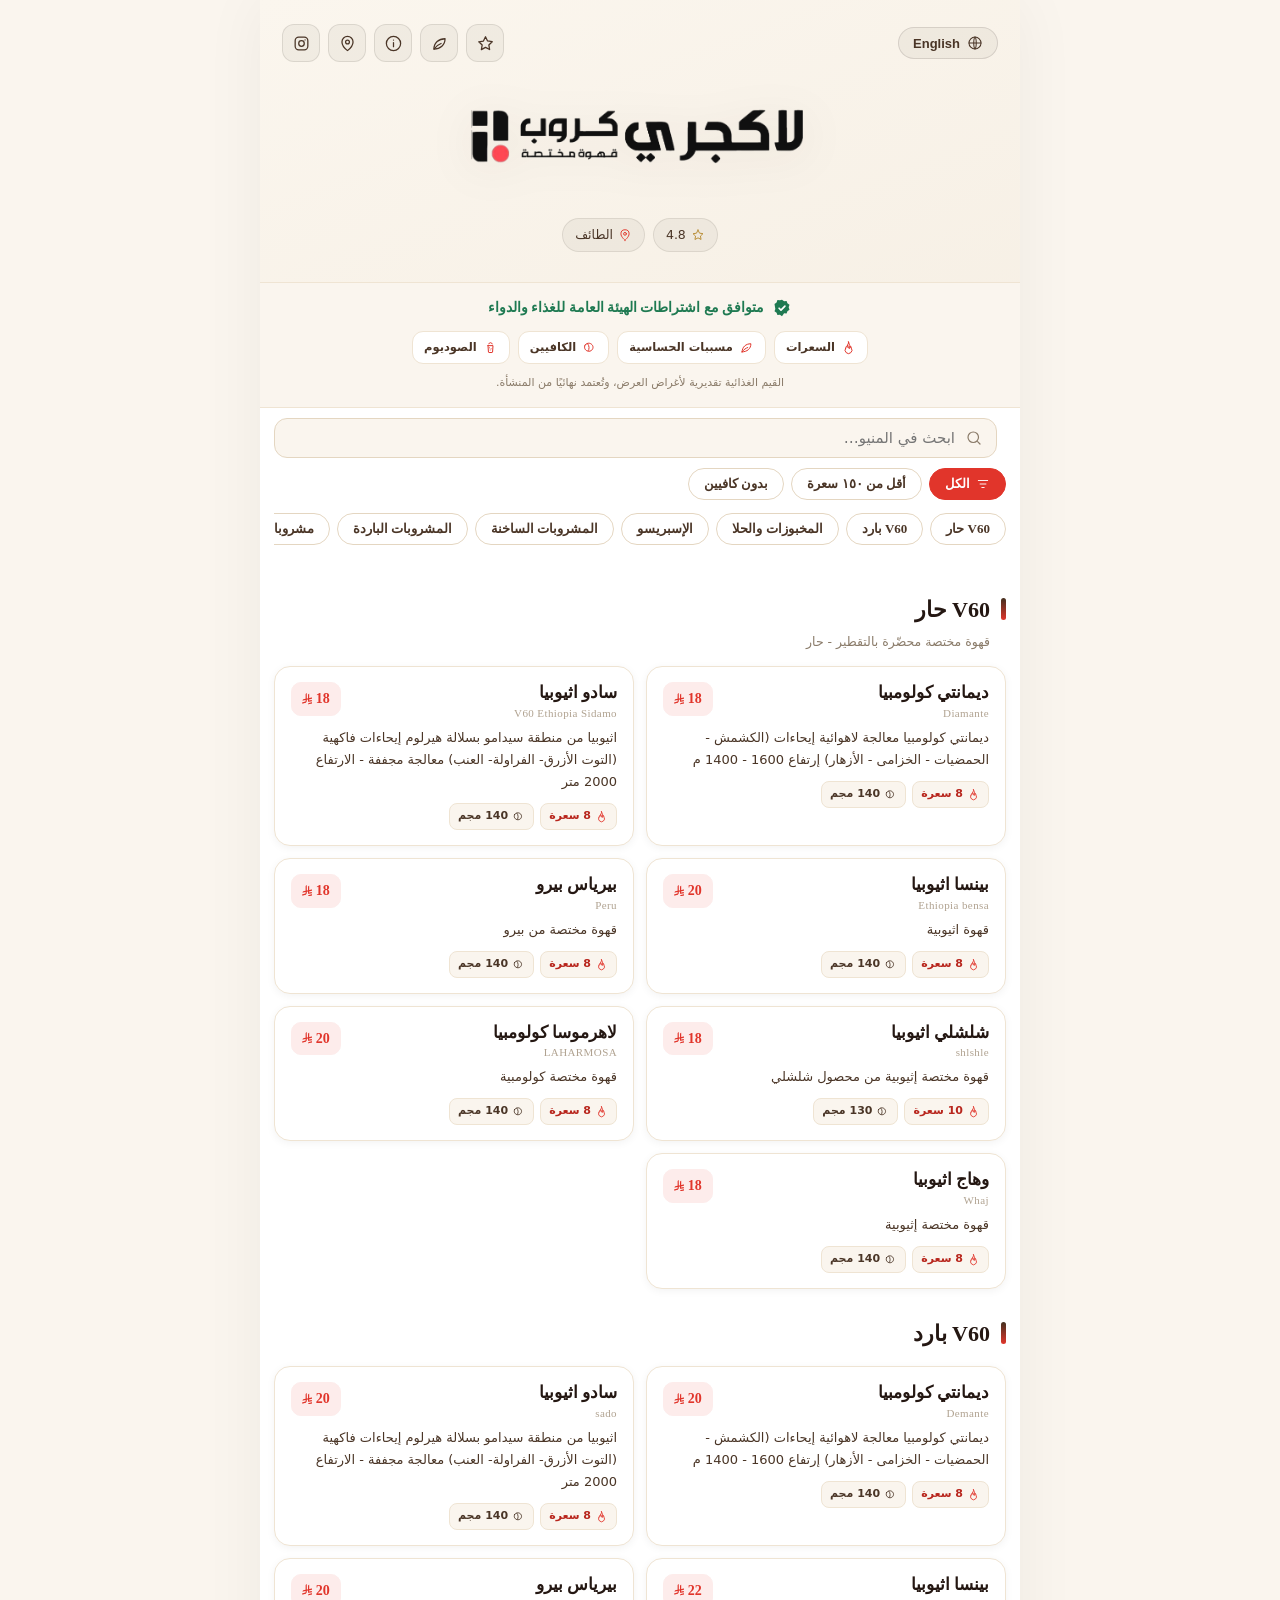
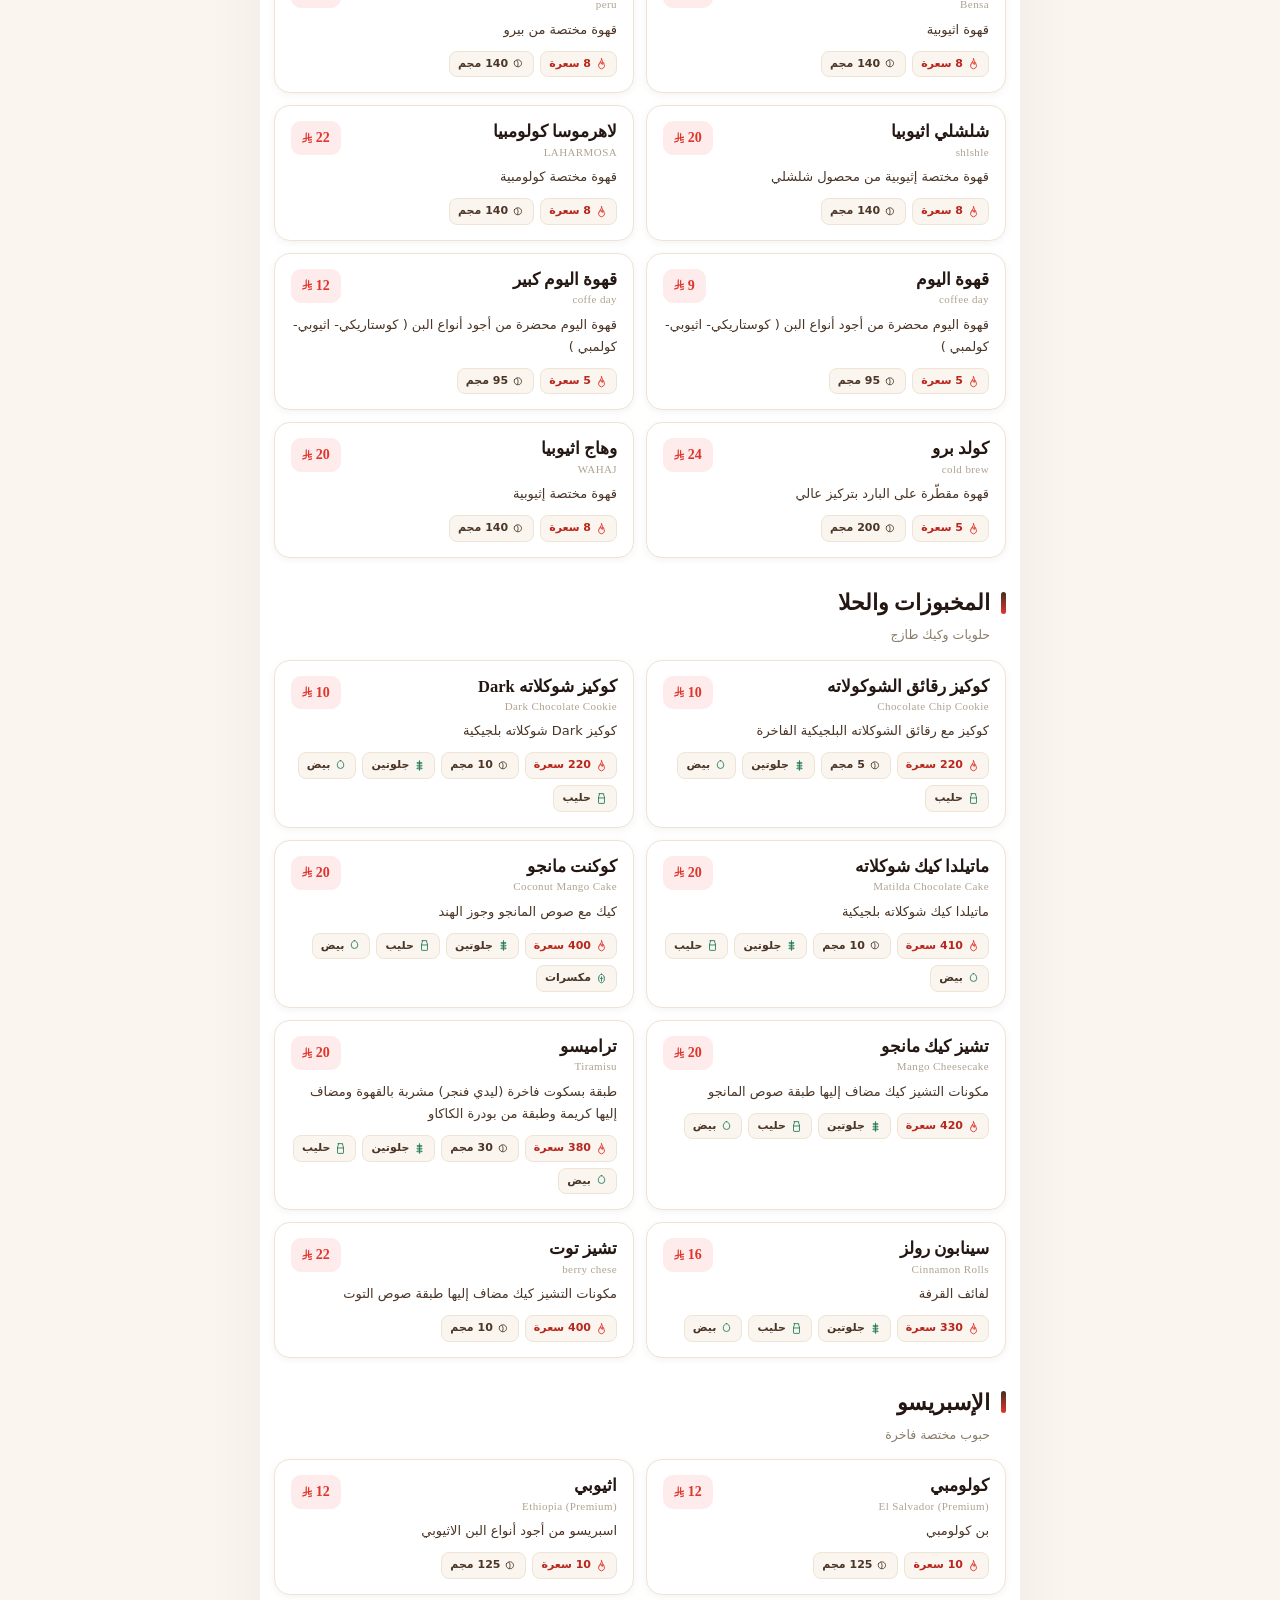
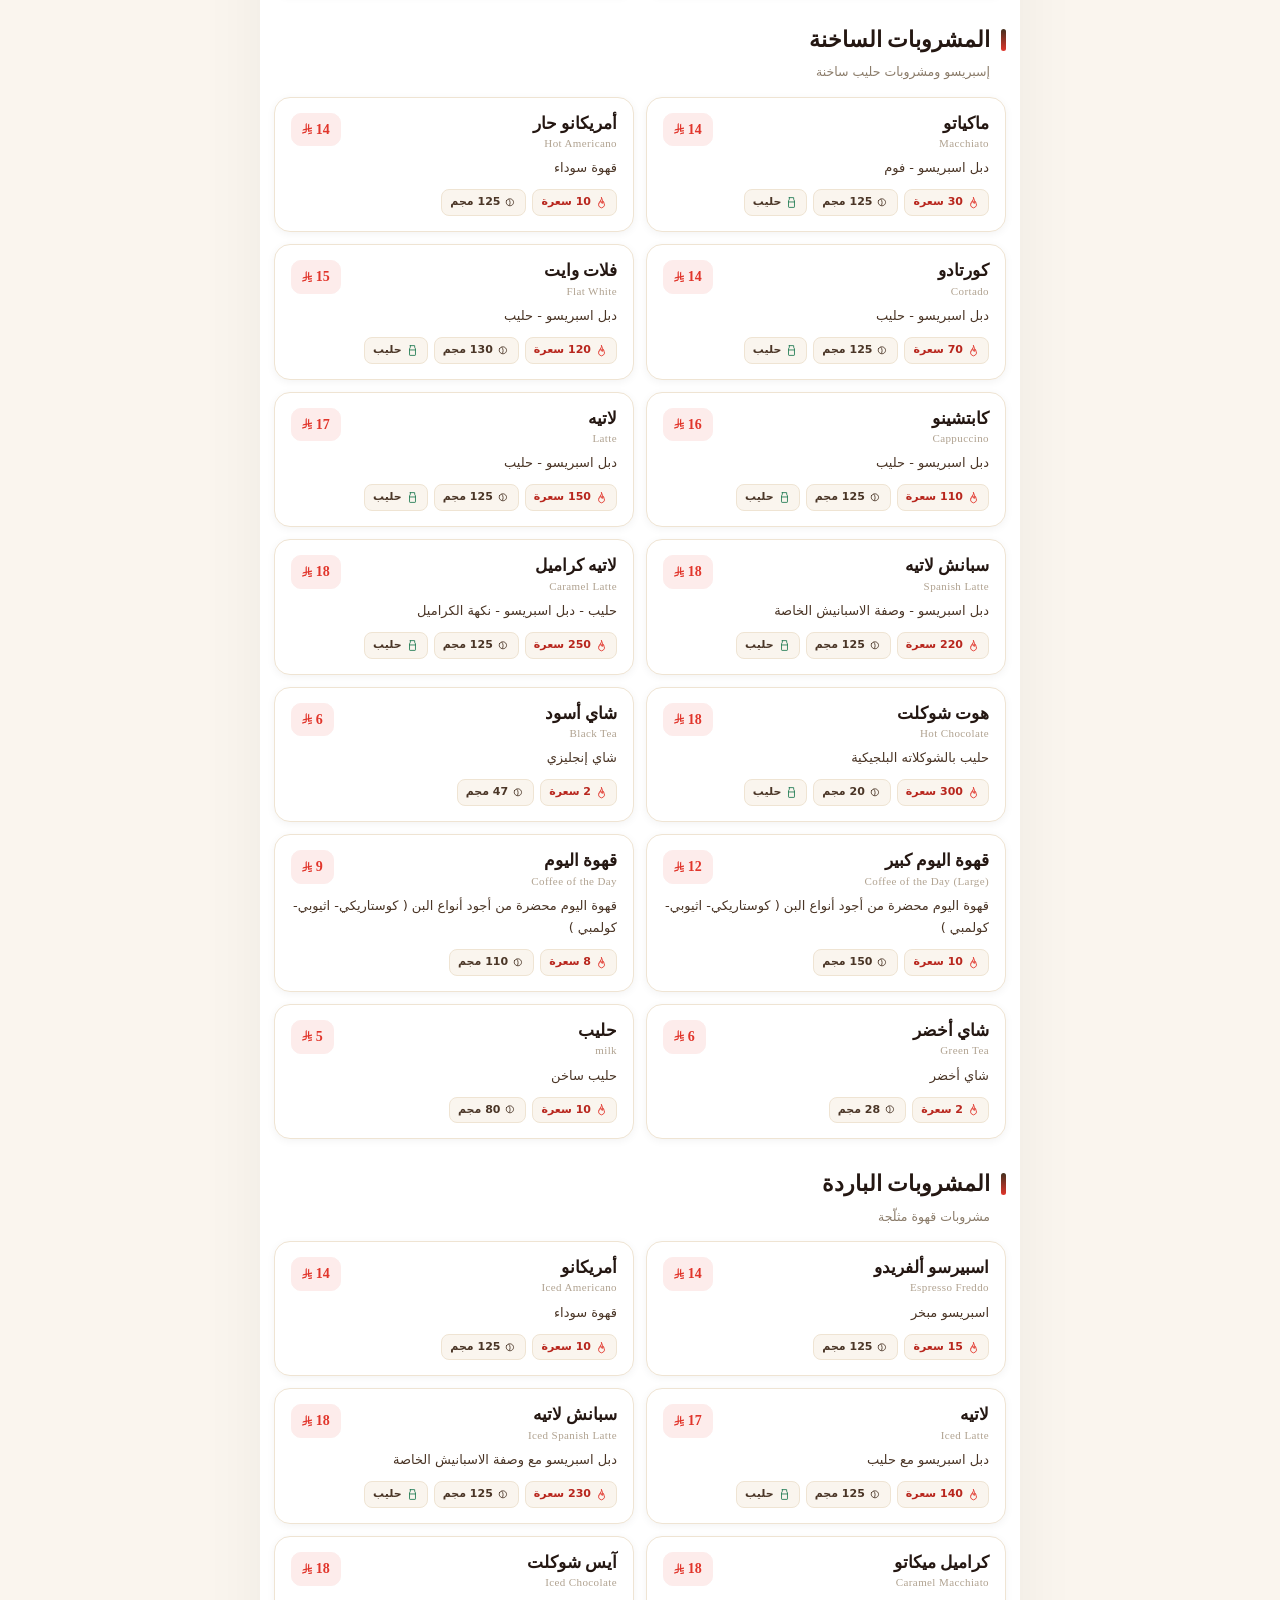
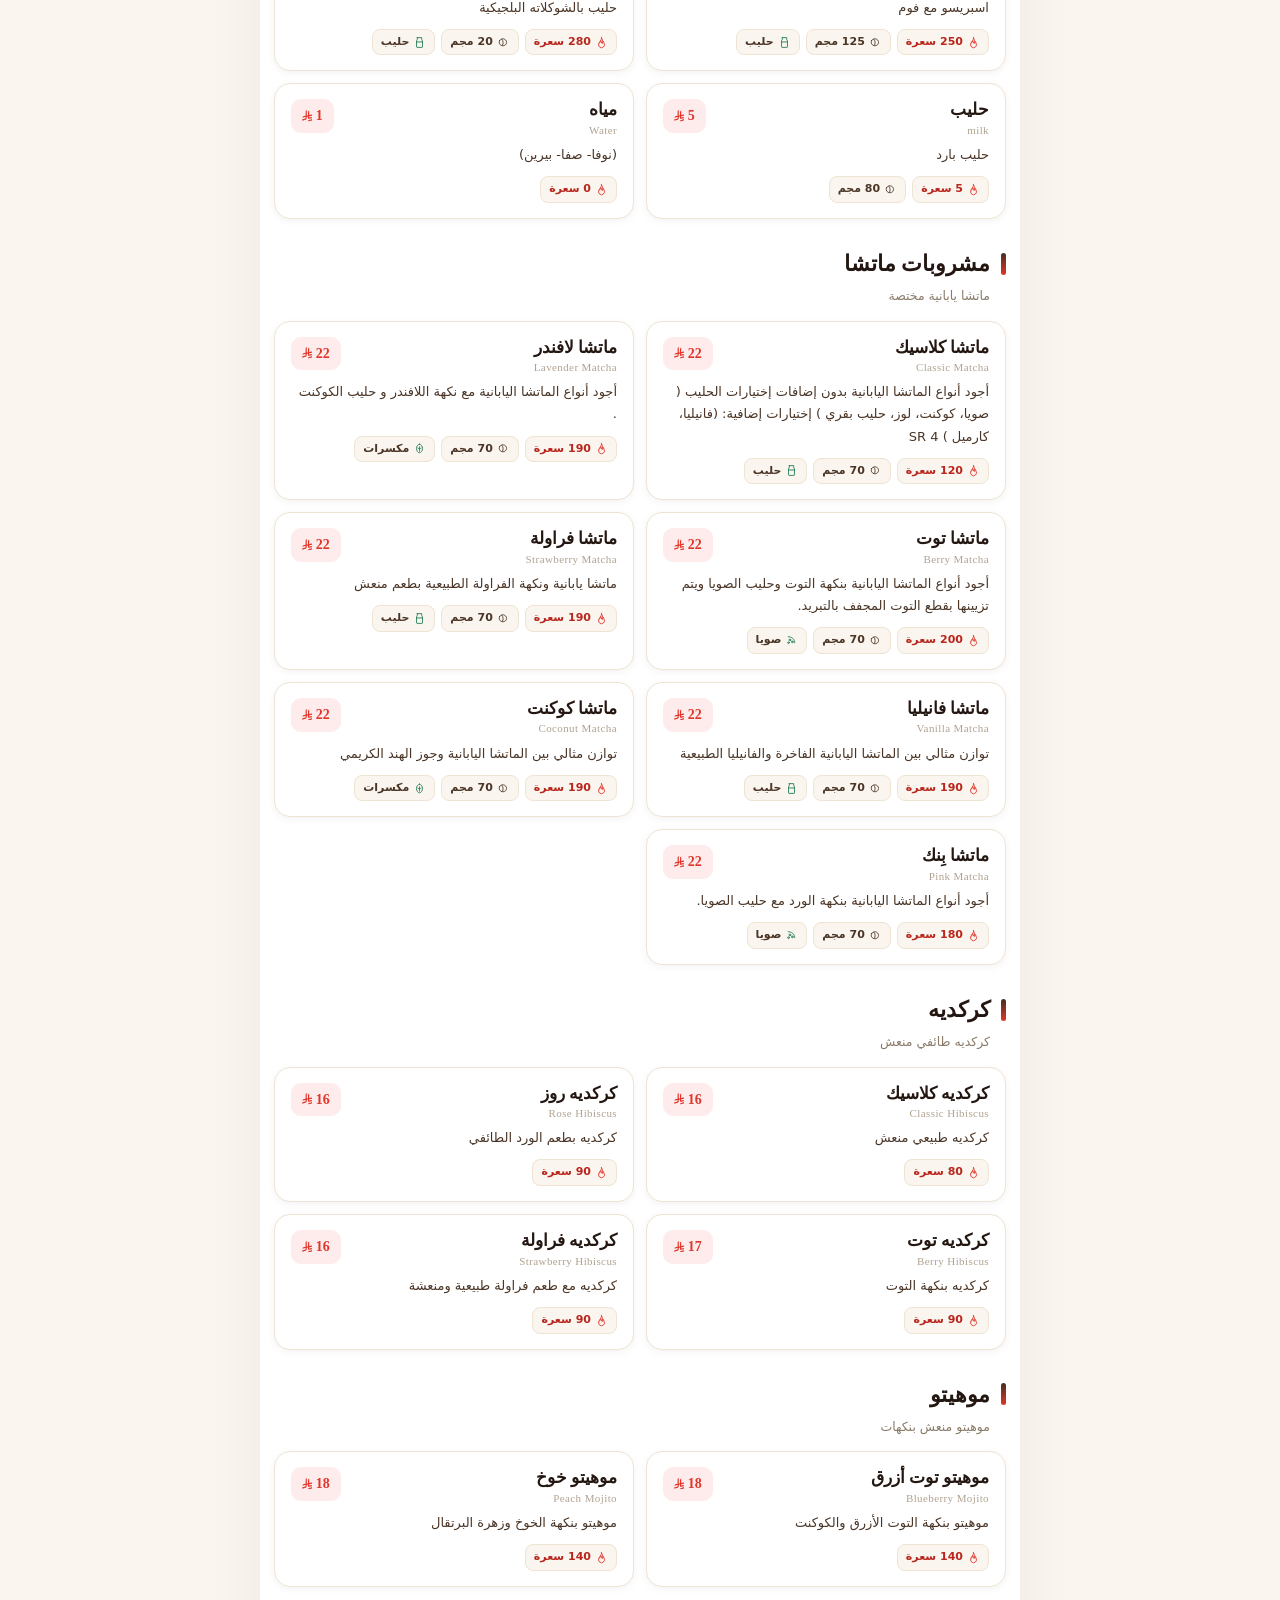
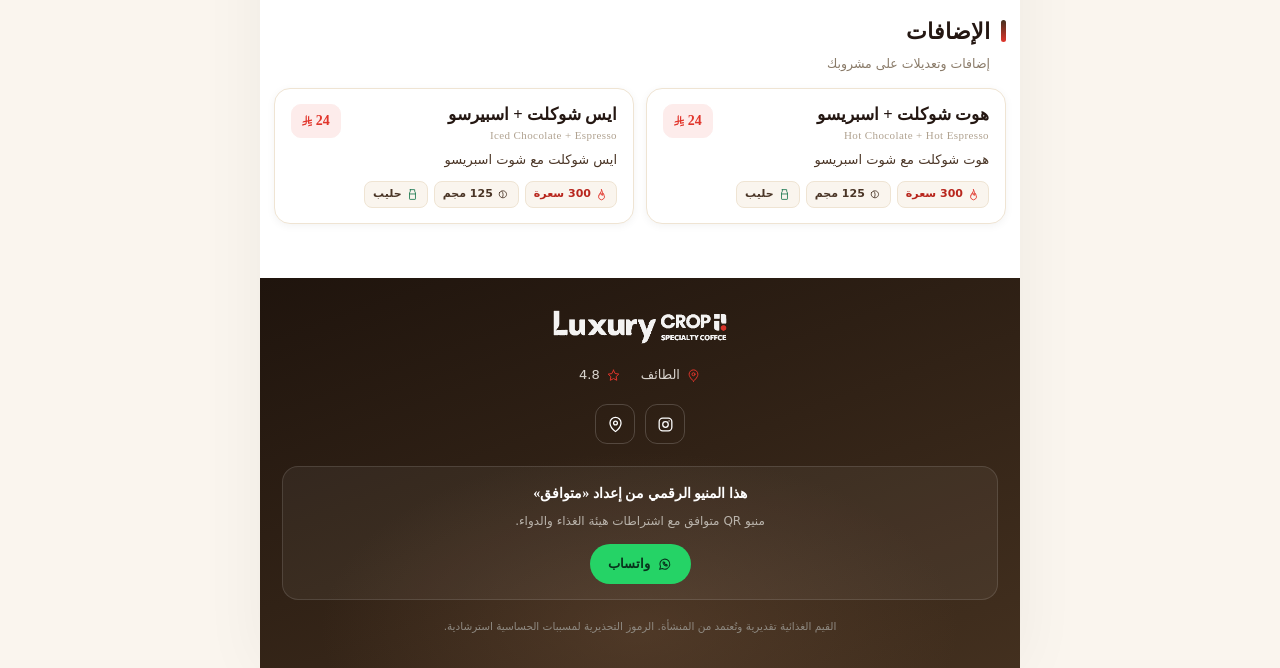
<file: index.html>
<!DOCTYPE html>
<html lang="ar" dir="rtl">
<head>
  <meta charset="UTF-8">
  <meta name="viewport" content="width=device-width, initial-scale=1.0, viewport-fit=cover">
  <title>محصول فاخر | Luxury Crop — المنيو</title>
  <meta name="description" content="منيو محصول فاخر — قهوة مختصة. متوافق مع اشتراطات هيئة الغذاء والدواء.">
  <meta name="theme-color" content="#ffffff">

  <!-- Strict CSP: scripts may only load from same origin (no inline JS / eval). -->
  <meta http-equiv="Content-Security-Policy"
        content="default-src 'self'; img-src 'self' data:; font-src 'self' https://fonts.gstatic.com; style-src 'self' 'unsafe-inline' https://fonts.googleapis.com; script-src 'self'; connect-src 'self'; object-src 'none'; base-uri 'self'; form-action 'self'">

  <link rel="preconnect" href="https://fonts.googleapis.com">
  <link rel="preconnect" href="https://fonts.gstatic.com" crossorigin>
  <link href="https://fonts.googleapis.com/css2?family=Cairo:wght@500;600;700;900&family=Tajawal:wght@400;500;700&family=Poppins:wght@400;500;600;700&display=swap" rel="stylesheet">
  <link rel="stylesheet" href="css/menu.css">
  <link rel="icon" href="assets/logo.jpg">
</head>
<body>
  <div class="shell">

    <!-- HERO -->
    <header class="hero">
      <div class="hero-topbar">
        <button class="lang-toggle" id="langBtn" type="button" aria-label="Language"></button>
        <div class="entry-icons" id="entryIcons"></div>
      </div>
      <img class="brand-logo" id="heroLogo" alt="Luxury Crop" width="200" height="64">
      <img class="brand-logo brand-logo-ar" id="heroLogoAr" alt="لاكجري كروب" width="200" height="70">
      <div class="hero-meta" id="heroMeta"></div>
    </header>

    <!-- SFDA COMPLIANCE STRIP -->
    <section class="sfda" aria-label="SFDA compliance">
      <div class="sfda-head">
        <svg class="seal" viewBox="0 0 24 24" fill="none" aria-hidden="true">
          <path d="M12 2l2.5 1.8 3-.3 1 2.9 2.5 1.8-1 2.9 1 2.9-2.5 1.8-1 2.9-3-.3L12 22l-2.5-1.8-3 .3-1-2.9L3 16l1-2.9L3 7.2l2.5-1.8 1-2.9 3 .3L12 2Z" fill="#1f7a52"/>
          <path d="M8.5 12.3l2.3 2.3 4.7-4.9" stroke="#fff" stroke-width="2" stroke-linecap="round" stroke-linejoin="round"/>
        </svg>
        <span id="sfdaHead"></span>
      </div>
      <div class="sfda-badges" id="sfdaBadges"></div>
      <div class="sfda-note" id="sfdaNote"></div>
    </section>

    <!-- CONTROLS -->
    <div class="controls" id="controls">
      <div class="ctrl-row">
        <span class="mini-brand"><img id="miniLogo" alt=""></span>
        <label class="search">
          <span class="sr-only">بحث</span>
          <svg viewBox="0 0 24 24" fill="none" stroke="currentColor" stroke-width="1.6" aria-hidden="true"><circle cx="11" cy="11" r="7"/><path d="m20 20-3.2-3.2" stroke-linecap="round"/></svg>
          <input id="search" type="search" autocomplete="off">
        </label>
      </div>
      <div class="chips" id="filterChips"></div>
      <div class="chips" id="navChips"></div>
    </div>

    <!-- MENU -->
    <main id="menu"></main>
    <div class="empty" id="empty"></div>

    <!-- FOOTER -->
    <footer>
      <img class="f-logo" id="fLogo" alt="">
      <div class="f-info" id="fInfo"></div>
      <div class="f-social" id="fSocial"></div>
      <div class="powered">
        <div class="pt" id="poweredT"></div>
        <div class="ps" id="poweredS"></div>
        <a class="wa" id="poweredWa" target="_blank" rel="noopener"></a>
      </div>
      <div class="f-disc" id="fDisc"></div>
    </footer>
  </div>

  <!-- back-to-top -->
  <button class="totop" id="totop" type="button" aria-label="Back to top">
    <svg viewBox="0 0 24 24" fill="none" stroke="currentColor" stroke-width="1.8" stroke-linecap="round" stroke-linejoin="round" aria-hidden="true"><path d="M12 19V5M6 11l6-6 6 6"/></svg>
  </button>

  <!-- shared modal -->
  <div class="modal-back" id="modalBack" aria-hidden="true">
    <div class="modal" role="dialog" aria-modal="true" aria-labelledby="modalTitle">
      <div class="modal-head">
        <h3 id="modalTitle"></h3>
        <button class="modal-close" type="button" data-close aria-label="إغلاق">
          <svg viewBox="0 0 24 24" fill="none" stroke="currentColor" stroke-width="1.7" stroke-linecap="round" aria-hidden="true"><path d="M6 6l12 12M18 6 6 18"/></svg>
        </button>
      </div>
      <div id="modalBody"></div>
    </div>
  </div>

  <script src="js/icons.js"></script>
  <script src="js/menu.js"></script>
</body>
</html>
</file>
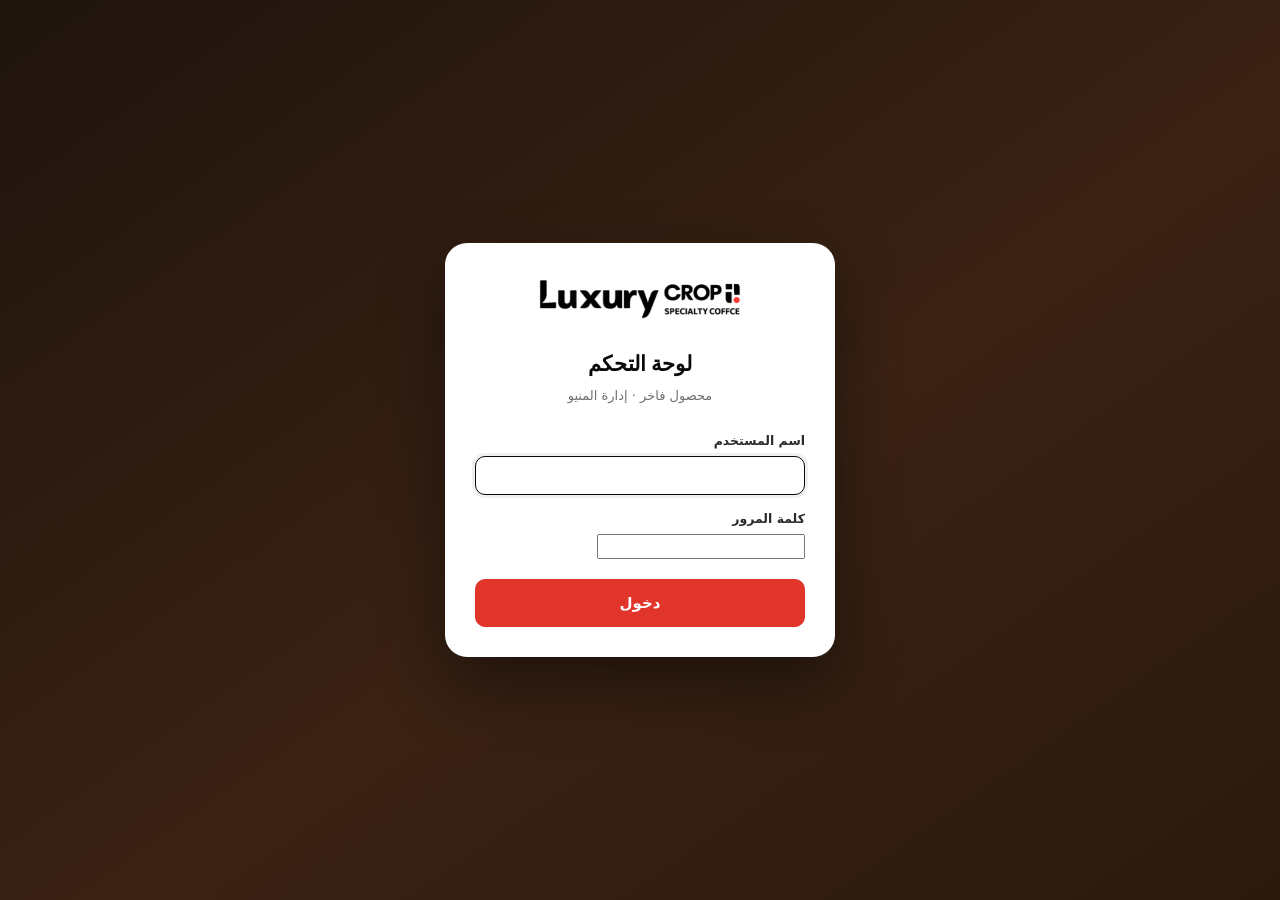
<file: admin.html>
<!DOCTYPE html>
<html lang="ar" dir="rtl">
<head>
  <meta charset="UTF-8">
  <meta name="viewport" content="width=device-width, initial-scale=1.0">
  <title>لوحة التحكم | محصول فاخر</title>
  <meta name="robots" content="noindex,nofollow">
  <meta http-equiv="Content-Security-Policy"
        content="default-src 'self'; img-src 'self' data:; font-src 'self' https://fonts.gstatic.com; style-src 'self' 'unsafe-inline' https://fonts.googleapis.com; script-src 'self'; connect-src 'self' https://api.github.com; frame-src 'self'; object-src 'none'; base-uri 'self'; form-action 'self'">
  <link rel="preconnect" href="https://fonts.googleapis.com">
  <link rel="preconnect" href="https://fonts.gstatic.com" crossorigin>
  <link href="https://fonts.googleapis.com/css2?family=Cairo:wght@500;600;700;900&family=Tajawal:wght@400;500;700&display=swap" rel="stylesheet">
  <link rel="stylesheet" href="css/admin.css">
  <link rel="icon" href="assets/logo.jpg">
</head>
<body>

  <!-- ===== AUTH GATE ===== -->
  <div class="login-gate" id="loginGate">
    <div class="login-wrap">
    <div class="login-card">
      <img class="login-logo" src="assets/logo.png" alt="محصول فاخر">
      <h2 class="login-title">لوحة التحكم</h2>
      <p class="login-sub">محصول فاخر · إدارة المنيو</p>
      <form class="login-form" id="loginForm" autocomplete="on" novalidate>
        <div class="field">
          <label for="lgUser">اسم المستخدم</label>
          <input type="text" id="lgUser" name="username"
                 autocomplete="username" dir="ltr" spellcheck="false">
        </div>
        <div class="field">
          <label for="lgPass">كلمة المرور</label>
          <input type="password" id="lgPass" name="password"
                 autocomplete="current-password" dir="ltr">
        </div>
        <div class="login-err" id="lgErr" role="alert"></div>
        <button class="btn primary login-btn" type="submit" id="lgBtn">دخول</button>
      </form>
    </div>
    </div><!-- /.login-wrap -->
  </div>

  <!-- TOPBAR -->
  <header class="topbar">
    <img class="logo" id="brandLogo" alt="Luxury Crop">
    <div class="title">لوحة التحكم<small>محصول فاخر · إدارة المنيو</small></div>
    <div class="spacer"></div>
    <span class="saved-dot" id="savedDot"><b></b><span id="savedText">محفوظ محليًا</span></span>
    <button class="btn sm" id="btnPreview" type="button" aria-label="معاينة">معاينة</button>
    <a class="btn sm" href="index.html" target="_blank" rel="noopener">فتح المنيو ↗</a>
    <button class="btn sm" id="btnImport" type="button">استيراد</button>
    <button class="btn sm" id="btnExport" type="button">تصدير JSON</button>
    <button class="btn sm primary" id="btnPublish" type="button">حفظ دائم</button>
    <button class="btn sm ghost danger" id="btnReset" type="button">استعادة</button>
  </header>

  <div class="wrap" id="app">
    <!-- CATEGORIES -->
    <section class="pane cats-pane">
      <div class="pane-head">
        <h2>الأقسام</h2><span class="count" id="catCount">0</span><span class="spacer"></span>
        <button class="btn sm primary" id="addCat" type="button">+ قسم</button>
      </div>
      <div class="pane-body" id="catList"></div>
    </section>

    <!-- ITEMS -->
    <section class="pane items-pane">
      <div class="pane-head">
        <h2 id="itemsTitle">—</h2><span class="count" id="itemCount">0</span><span class="spacer"></span>
        <button class="btn sm primary" id="addItem" type="button">+ صنف</button>
      </div>
      <div class="pane-body">
        <div class="banner">
          <svg viewBox="0 0 24 24" fill="none" stroke="currentColor" stroke-width="1.6"><circle cx="12" cy="12" r="9"/><path d="M12 11v5M12 7.6h.01" stroke-linecap="round"/></svg>
          <span>القيم الغذائية تقديرية وتُعتمد منكم. رموز الحساسية استرشادية — راجعوها قبل النشر. اسحب <b>⋮⋮</b> لإعادة الترتيب.</span>
        </div>
        <div id="itemList"></div>
      </div>
    </section>

    <!-- LIVE PREVIEW -->
    <section class="pane preview-pane" id="previewPane">
      <div class="pane-head"><h2>معاينة حية</h2><span class="spacer"></span>
        <a class="btn sm ghost" href="index.html" target="_blank" rel="noopener">↗</a>
      </div>
      <div class="pane-body">
        <iframe class="preview-frame" id="preview" src="index.html" title="معاينة المنيو" loading="lazy"></iframe>
        <div class="preview-note">تتحدّث المعاينة تلقائيًا بعد كل تعديل (تقرأ نفس البيانات المحفوظة محليًا).</div>
      </div>
    </section>
  </div>

  <!-- DRAWER (item / category editor) -->
  <div class="drawer-back" id="drawerBack"></div>
  <aside class="drawer" id="drawer" aria-label="محرر">
    <div class="drawer-head">
      <h3 id="drawerTitle">تعديل</h3>
      <button class="icon-btn" type="button" data-closedrawer aria-label="إغلاق">
        <svg viewBox="0 0 24 24" fill="none" stroke="currentColor" stroke-width="1.7" stroke-linecap="round"><path d="M6 6l12 12M18 6 6 18"/></svg>
      </button>
    </div>
    <div class="drawer-body" id="drawerBody"></div>
    <div class="drawer-foot">
      <button class="btn danger" id="drawerDelete" type="button">حذف</button>
      <button class="btn primary" id="drawerSave" type="button" data-mode="item">حفظ</button>
    </div>
  </aside>

  <input type="file" id="fileInput" class="hidden-file" accept="application/json,.json">
  <div class="toast" id="toast" role="status" aria-live="polite"></div>

  <script src="js/icons.js"></script>
  <script src="js/admin.js"></script>
</body>
</html>
</file>
<file: css/menu.css>
/* ============================================================
   Luxury Crop — customer menu styles
   White / near-black / red-accent (palette pulled from the logo)
   Mobile-first, RTL-first (LTR handled via [dir=ltr] overrides)
   Motion: calm, silk-like — opacity + transform only
   ============================================================ */

:root {
  --bg: #ffffff;
  --bg-2: #faf5ee;          /* warm latte off-white */
  --paper: #ffffff;
  --ink: #241712;           /* espresso (warm near-black) */
  --ink-2: #4a3526;         /* coffee body text */
  --muted: #8a7b69;
  --muted-2: #b0a290;
  --line: #efe4d3;          /* warm hairline */
  --line-2: #e4d6c1;
  --accent: #e1352b;        /* the red dot (logo) */
  --accent-d: #b8261d;
  --accent-soft: #fdeceb;
  --coffee: #43301f;        /* roast brown */
  --coffee-2: #6f513a;
  --cream: #f6efe4;
  --cream-2: #fbf6ee;
  --green: #1f7a52;
  --green-soft: #eaf5ef;
  --gold: #b6892f;
  --shadow-s: 0 2px 8px rgba(20, 16, 14, 0.05);
  --shadow-m: 0 8px 26px rgba(20, 16, 14, 0.08);
  --shadow-l: 0 18px 48px rgba(20, 16, 14, 0.12);
  --ease: cubic-bezier(.22, .61, .36, 1);
  --radius: 16px;
  --max: 760px;
}

* { box-sizing: border-box; -webkit-tap-highlight-color: transparent; }
html { scroll-behavior: smooth; }
body {
  margin: 0;
  background: var(--bg-2);
  color: var(--ink);
  font-family: 'Tajawal', system-ui, 'Segoe UI', Tahoma, sans-serif;
  line-height: 1.7;
  font-size: 16px;
  overflow-x: hidden;
}
[dir=ltr] body { font-family: 'Poppins', system-ui, 'Segoe UI', sans-serif; }
h1, h2, h3 { font-family: 'Cairo', 'Tajawal', sans-serif; margin: 0; }
[dir=ltr] h1, [dir=ltr] h2, [dir=ltr] h3 { font-family: 'Poppins', 'Cairo', sans-serif; }
a { color: inherit; }
img { max-width: 100%; display: block; }
button { font-family: inherit; cursor: pointer; }

.shell {
  max-width: var(--max);
  margin: 0 auto;
  background: var(--bg);
  min-height: 100vh;
  position: relative;
  box-shadow: 0 0 60px rgba(0, 0, 0, .05);
}

/* visually-hidden (a11y) */
.sr-only {
  position: absolute; width: 1px; height: 1px; padding: 0; margin: -1px;
  overflow: hidden; clip: rect(0 0 0 0); white-space: nowrap; border: 0;
}

/* ---------- motion primitives ---------- */
@keyframes fadeUp { from { opacity: 0; transform: translateY(22px); } to { opacity: 1; transform: none; } }
@keyframes softIn { from { opacity: 0; } to { opacity: 1; } }
@keyframes dotPulse { 0%, 100% { transform: scale(1); opacity: .9; } 50% { transform: scale(1.18); opacity: 1; } }
@keyframes floatBg { 0% { background-position: 0% 50%; } 50% { background-position: 100% 50%; } 100% { background-position: 0% 50%; } }
@keyframes glowPulse { 0%, 100% { opacity: .5; transform: translateX(-50%) scale(1); } 50% { opacity: .85; transform: translateX(-50%) scale(1.08); } }
@keyframes logoIn { from { opacity: 0; transform: translateY(10px) scale(.97); } to { opacity: 1; transform: none; } }
@keyframes particleDrift { from { transform: translateY(0); } to { transform: translateY(-14px); } }
.reveal { opacity: 0; transform: translateY(24px); transition: opacity .7s var(--ease), transform .7s var(--ease); }
.reveal.in { opacity: 1; transform: none; }
@media (prefers-reduced-motion: reduce) {
  * { animation: none !important; transition: none !important; }
  .reveal { opacity: 1 !important; transform: none !important; }
}

/* ============================================================
   HERO — dark espresso theme
   ============================================================ */
.hero {
  position: relative;
  padding: 24px 22px 30px;
  text-align: center;
  overflow: hidden;
  background: linear-gradient(160deg, var(--cream-2), var(--cream) 60%, var(--cream-2));
  background-size: 200% 200%;
  animation: floatBg 30s ease-in-out infinite;
  border-bottom: 1px solid var(--line);
}
.hero > * { position: relative; z-index: 1; animation: fadeUp .8s var(--ease) both; }
.hero-topbar { display: flex; justify-content: space-between; align-items: center; margin-bottom: 14px; }
.lang-toggle {
  display: inline-flex; align-items: center; gap: 7px;
  background: rgba(36,23,18,.045); border: 1px solid rgba(36,23,18,.12); color: var(--ink-2);
  border-radius: 999px; padding: 7px 14px; font-family: 'Cairo', sans-serif;
  font-weight: 700; font-size: 13px; transition: .3s var(--ease);
}
.lang-toggle:hover { border-color: rgba(36,23,18,.3); background: rgba(36,23,18,.075); transform: translateY(-1px); }
.lang-toggle svg { width: 16px; height: 16px; }
.entry-icons { display: flex; gap: 8px; }
.entry-btn {
  width: 38px; height: 38px; display: grid; place-items: center;
  background: rgba(36,23,18,.045); border: 1px solid rgba(36,23,18,.1); border-radius: 12px;
  color: var(--ink-2); transition: .28s var(--ease);
}
.entry-btn:hover { color: #fff; background: var(--accent); border-color: var(--accent); transform: translateY(-2px); box-shadow: 0 6px 16px rgba(225,53,43,.3); }
.entry-btn svg { width: 19px; height: 19px; }

.brand-logo {
  width: min(80%, 360px); height: auto; margin: 10px auto 4px;
  filter: drop-shadow(0 6px 22px rgba(36,23,18,.08));
  animation: logoIn 1s var(--ease) both; animation-delay: .05s;
}
.brand-logo-ar {
  width: min(80%, 360px); height: auto; margin: 10px auto 4px;
  display: none;
  filter: drop-shadow(0 6px 22px rgba(36,23,18,.08));
  animation: logoIn 1s var(--ease) both; animation-delay: .05s;
}
.hero-meta { margin-top: 16px; display: flex; gap: 8px; justify-content: center; flex-wrap: wrap; font-size: 12.5px; color: var(--ink-2); }
.hero-meta span { display: inline-flex; align-items: center; gap: 5px; background: rgba(36,23,18,.045); border: 1px solid rgba(36,23,18,.09); border-radius: 999px; padding: 5px 12px; }
.hero-meta svg { width: 14px; height: 14px; color: var(--accent); }
.hero-meta .star svg { color: var(--gold); }

/* ============================================================
   SFDA COMPLIANCE STRIP
   ============================================================ */
.sfda { background: var(--bg-2); border-bottom: 1px solid var(--line); padding: 14px 18px; }
.sfda-head { display: flex; align-items: center; justify-content: center; gap: 8px; text-align: center; font-family: 'Cairo'; font-weight: 700; font-size: 13.5px; color: var(--green); }
.sfda-head .seal { flex: 0 0 auto; width: 20px; height: 20px; }
.sfda-badges { display: flex; gap: 8px; justify-content: center; flex-wrap: wrap; margin-top: 11px; }
.sfda-badge {
  display: flex; align-items: center; gap: 6px; font-size: 11.5px; font-weight: 700; color: var(--ink-2);
  background: var(--bg); border: 1px solid var(--line); border-radius: 11px; padding: 6px 11px; transition: .3s var(--ease);
}
.sfda-badge:hover { border-color: var(--line-2); box-shadow: var(--shadow-s); transform: translateY(-2px); }
.sfda-badge svg { width: 15px; height: 15px; color: var(--accent); }
.sfda-note { text-align: center; font-size: 11px; color: var(--muted); margin-top: 10px; }

/* ============================================================
   CONTROLS (sticky)
   ============================================================ */
.controls {
  position: sticky; top: 0; z-index: 30;
  background: rgba(255, 255, 255, .88); backdrop-filter: blur(12px);
  border-bottom: 1px solid transparent; padding: 10px 14px 8px;
  transition: box-shadow .35s, border-color .35s, background .35s;
}
.controls.scrolled { box-shadow: var(--shadow-s); border-bottom-color: var(--line); background: rgba(255, 255, 255, .96); }
.ctrl-row { display: flex; align-items: center; gap: 9px; }
.mini-brand { display: flex; align-items: center; gap: 6px; max-width: 0; overflow: hidden; opacity: 0; transition: max-width .4s var(--ease), opacity .35s; }
.mini-brand img { height: 26px; mix-blend-mode: multiply; }
.controls.scrolled .mini-brand { max-width: 120px; opacity: 1; }
.search {
  flex: 1; display: flex; align-items: center; gap: 8px;
  background: var(--bg-2); border: 1px solid var(--line-2); border-radius: 13px;
  padding: 9px 13px; transition: .3s var(--ease);
}
.search:focus-within { border-color: var(--ink); background: var(--bg); box-shadow: 0 0 0 3px rgba(10, 10, 10, .06); }
.search svg { flex: 0 0 auto; width: 18px; height: 18px; color: var(--muted); }
.search input { flex: 1; border: 0; outline: 0; background: transparent; font-family: inherit; font-size: 15px; color: var(--ink); }

.chips { display: flex; gap: 7px; overflow-x: auto; margin-top: 10px; padding-bottom: 3px; scrollbar-width: none; }
.chips::-webkit-scrollbar { display: none; }
.chip {
  flex: 0 0 auto; border: 1px solid var(--line-2); background: var(--bg); color: var(--ink-2);
  border-radius: 999px; padding: 7px 15px; font-family: 'Cairo'; font-weight: 700; font-size: 13px;
  white-space: nowrap; transition: .26s var(--ease); display: inline-flex; align-items: center; gap: 6px;
}
[dir=ltr] .chip { font-family: 'Poppins'; }
.chip svg { width: 14px; height: 14px; }
.chip:hover { border-color: var(--ink); transform: translateY(-1px); }
.chip.on { background: var(--ink); color: #fff; border-color: var(--ink); }
.chip.filter.on { background: var(--accent); border-color: var(--accent); color: #fff; }

/* ============================================================
   SECTIONS + CARDS
   ============================================================ */
main { padding: 8px 14px 24px; }
.section { scroll-margin-top: 128px; margin-top: 26px; }
.sec-head { margin-bottom: 14px; }
.sec-title { display: flex; align-items: center; gap: 11px; font-family: 'Cairo'; font-weight: 900; font-size: 22px; color: var(--ink); }
[dir=ltr] .sec-title { font-family: 'Poppins'; font-weight: 700; }
.sec-title .bar { width: 5px; height: 22px; background: linear-gradient(var(--coffee), var(--accent)); border-radius: 4px; }
.sec-sub { font-size: 12.5px; color: var(--muted); margin-top: 3px; padding-inline-start: 16px; }

.grid { display: grid; grid-template-columns: 1fr 1fr; gap: 12px; }
@media (max-width: 560px) { .grid { grid-template-columns: 1fr; } }

.card {
  background: var(--paper); border: 1px solid var(--line); border-radius: var(--radius);
  padding: 15px 16px; box-shadow: var(--shadow-s); display: flex; flex-direction: column; gap: 7px;
  transition: transform .4s var(--ease), box-shadow .4s var(--ease), border-color .4s var(--ease);
}
.card:hover { transform: translateY(-5px); box-shadow: var(--shadow-m); border-color: var(--line-2); }
.card.na { opacity: .62; }
.card-top { display: flex; justify-content: space-between; align-items: flex-start; gap: 10px; }
.card-name { font-family: 'Cairo'; font-weight: 700; font-size: 16.5px; color: var(--ink); line-height: 1.3; }
[dir=ltr] .card-name { font-family: 'Poppins'; font-weight: 600; }
.card-en { display: block; font-family: 'Poppins'; font-weight: 500; font-size: 11px; color: var(--muted-2); letter-spacing: .4px; margin-top: 2px; }
[dir=ltr] .card-en { font-family: 'Tajawal'; }
.price {
  flex: 0 0 auto; color: var(--accent); font-family: 'Poppins'; font-weight: 700; font-size: 14px;
  border: 1px solid var(--accent-soft); background: var(--accent-soft); padding: 4px 10px; border-radius: 10px; white-space: nowrap;
}
.price .cur { font-size: 11px; opacity: .8; }
.price .cur-ic { height: .82em; width: auto; vertical-align: -.08em; }
.price.na-price { color: var(--muted); background: var(--bg-2); border-color: var(--line); }
.desc { font-size: 13px; color: var(--ink-2); margin: 0; }
.badges { display: flex; flex-wrap: wrap; gap: 6px; margin-top: 3px; }
.badge {
  display: inline-flex; align-items: center; gap: 4px; font-size: 11px; font-weight: 700;
  border-radius: 8px; padding: 3px 8px; border: 1px solid var(--line); background: var(--bg-2); color: var(--ink-2);
}
.badge svg { width: 13px; height: 13px; }
.badge.kcal { color: var(--accent-d); } .badge.kcal svg { color: var(--accent); }
.badge.caf { color: var(--ink-2); }
.badge.al { color: var(--ink-2); }
.badge.al svg { color: var(--green); }
.badge.salt { color: var(--accent-d); background: var(--accent-soft); border-color: #f3d3d0; }
.unconfirmed { font-style: normal; }

.empty { text-align: center; color: var(--muted); padding: 44px 10px; font-size: 15px; display: none; }

/* ============================================================
   MODALS
   ============================================================ */
.modal-back {
  position: fixed; inset: 0; z-index: 60; background: rgba(15, 12, 10, .42);
  backdrop-filter: blur(3px); display: flex; align-items: flex-end; justify-content: center;
  opacity: 0; pointer-events: none; transition: opacity .35s var(--ease);
}
.modal-back.open { opacity: 1; pointer-events: auto; }
.modal {
  background: var(--bg); width: 100%; max-width: var(--max); max-height: 82vh; overflow-y: auto;
  border-radius: 22px 22px 0 0; padding: 20px 20px 28px;
  transform: translateY(24px); transition: transform .4s var(--ease);
}
.modal-back.open .modal { transform: none; }
@media (min-width: 620px) {
  .modal-back { align-items: center; }
  .modal { border-radius: 22px; max-height: 86vh; }
}
.modal-head { display: flex; align-items: center; justify-content: space-between; margin-bottom: 14px; }
.modal-head h3 { font-size: 19px; display: flex; align-items: center; gap: 9px; }
.modal-head h3 svg { width: 20px; height: 20px; color: var(--accent); }
.modal-close { width: 34px; height: 34px; display: grid; place-items: center; border: 1px solid var(--line-2); background: var(--bg); border-radius: 10px; color: var(--ink-2); transition: .25s; }
.modal-close:hover { color: var(--accent); border-color: var(--accent); }
.modal-close svg { width: 18px; height: 18px; }

.allergen-grid { display: grid; grid-template-columns: repeat(auto-fill, minmax(96px, 1fr)); gap: 10px; }
.allergen-cell {
  display: flex; flex-direction: column; align-items: center; gap: 6px; text-align: center;
  border: 1px solid var(--line); border-radius: 13px; padding: 13px 8px; transition: .28s var(--ease);
}
.allergen-cell:hover { border-color: var(--accent); box-shadow: var(--shadow-s); transform: translateY(-2px); }
.allergen-cell svg { width: 26px; height: 26px; color: var(--ink); }
.allergen-cell .lb { font-size: 11.5px; font-weight: 700; color: var(--ink-2); }

.info-block { font-size: 13.5px; color: var(--ink-2); line-height: 1.8; }
.info-block .pill { display: inline-flex; align-items: center; gap: 6px; background: var(--green-soft); color: var(--green); border-radius: 8px; padding: 3px 9px; font-weight: 700; font-size: 12px; }
.info-block .note { color: var(--muted); font-size: 12px; margin-top: 12px; }
.link-row { display: flex; flex-direction: column; gap: 10px; margin-top: 4px; }
.link-item {
  display: flex; align-items: center; gap: 11px; padding: 12px 14px; border: 1px solid var(--line-2);
  border-radius: 13px; text-decoration: none; color: var(--ink); font-weight: 700; transition: .28s var(--ease);
}
.link-item:hover { border-color: var(--accent); transform: translateX(-3px); box-shadow: var(--shadow-s); }
[dir=ltr] .link-item:hover { transform: translateX(3px); }
.link-item svg { width: 21px; height: 21px; color: var(--accent); flex: 0 0 auto; }
.link-item .sub { display: block; font-size: 12px; font-weight: 500; color: var(--muted); }
.link-item.disabled { opacity: .5; pointer-events: none; }

/* ============================================================
   FOOTER
   ============================================================ */
footer { position: relative; overflow: hidden; background: linear-gradient(160deg, #1f140d, #43301f); color: #ecdcc4; padding: 30px 22px 32px; margin-top: 30px; }
footer::before { content: ''; position: absolute; bottom: -55%; left: 50%; transform: translateX(-50%); width: 120%; height: 130%; background: radial-gradient(closest-side, rgba(111, 81, 58, .4), transparent 70%); pointer-events: none; }
footer > * { position: relative; z-index: 1; }
.f-logo { height: 38px; width: auto; margin: 0 auto 18px; opacity: .95; }
.f-info { display: flex; flex-wrap: wrap; gap: 9px 20px; justify-content: center; font-size: 13px; color: #d9d4ce; }
.f-info span { display: inline-flex; align-items: center; gap: 6px; }
.f-info svg { width: 15px; height: 15px; color: var(--accent); }
.f-social { display: flex; gap: 10px; justify-content: center; margin-top: 18px; }
.f-social a { width: 40px; height: 40px; display: grid; place-items: center; border: 1px solid rgba(255, 255, 255, .18); border-radius: 12px; color: #fff; transition: .28s var(--ease); }
.f-social a:hover { background: var(--accent); border-color: var(--accent); transform: translateY(-2px); }
.f-social svg { width: 19px; height: 19px; }
.powered { margin-top: 22px; background: rgba(255, 255, 255, .05); border: 1px solid rgba(255, 255, 255, .12); border-radius: 16px; padding: 15px 18px; text-align: center; }
.powered .pt { font-family: 'Cairo'; font-weight: 700; color: #fff; font-size: 14px; }
.powered .ps { font-size: 12px; color: #b9b3ab; margin-top: 5px; }
.wa { display: inline-flex; align-items: center; gap: 7px; margin-top: 13px; background: #25d366; color: #08311c; font-family: 'Cairo'; font-weight: 800; font-size: 13px; padding: 9px 18px; border-radius: 999px; text-decoration: none; transition: .3s var(--ease); }
.wa:hover { transform: translateY(-2px); box-shadow: 0 10px 22px rgba(37, 211, 102, .28); }
.wa svg { width: 16px; height: 16px; }
.f-disc { text-align: center; font-size: 10.5px; color: #8f8a82; margin-top: 18px; line-height: 1.7; }

.totop {
  position: fixed; bottom: 20px; inset-inline-start: 20px; z-index: 40; width: 46px; height: 46px; border-radius: 50%;
  background: var(--ink); color: #fff; border: 0; display: grid; place-items: center;
  box-shadow: var(--shadow-l); opacity: 0; pointer-events: none; transform: translateY(10px) scale(.9); transition: .4s var(--ease);
}
.totop.show { opacity: 1; pointer-events: auto; transform: none; }
.totop:hover { background: var(--accent); transform: translateY(-2px); }
.totop svg { width: 20px; height: 20px; }
</file>
<file: css/admin.css>
/* ============================================================
   admin.css — Luxury Crop management dashboard
   Clarity-first, light UI. Shares the brand accent (red) + ink.
   ============================================================ */
:root {
  --bg: #f3f2f0;
  --panel: #ffffff;
  --ink: #0a0a0a;
  --ink-2: #2b2b2b;
  --muted: #6f6f6f;
  --muted-2: #9a9a9a;
  --line: #e7e6e3;
  --line-2: #dadad6;
  --accent: #e1352b;
  --accent-d: #b8261d;
  --accent-soft: #fdeceb;
  --green: #1f7a52;
  --green-soft: #eaf5ef;
  --amber: #b6892f;
  --amber-soft: #fbf3df;
  --shadow-s: 0 2px 8px rgba(20, 16, 14, .06);
  --shadow-m: 0 10px 30px rgba(20, 16, 14, .10);
  --ease: cubic-bezier(.22, .61, .36, 1);
  --radius: 14px;
}
* { box-sizing: border-box; -webkit-tap-highlight-color: transparent; }
html { overflow-x: hidden; }   /* prevent horizontal bleed past fixed login gate */
body {
  margin: 0; background: var(--bg); color: var(--ink); overflow-x: hidden;
  font-family: 'Tajawal', system-ui, 'Segoe UI', Tahoma, sans-serif; font-size: 15px; line-height: 1.6;
}
h1, h2, h3, h4 { font-family: 'Cairo', sans-serif; margin: 0; }
button { font-family: inherit; cursor: pointer; }
input, textarea, select { font-family: inherit; }
.sr-only { position: absolute; width: 1px; height: 1px; overflow: hidden; clip: rect(0 0 0 0); }
svg { display: block; }

/* ---------- topbar ---------- */
.topbar {
  position: sticky; top: 0; z-index: 20; background: var(--panel); border-bottom: 1px solid var(--line);
  display: flex; align-items: center; gap: 12px; padding: 10px 16px; box-shadow: var(--shadow-s);
}
.topbar .logo { height: 26px; }
.topbar .title { font-weight: 700; font-size: 16px; }
.topbar .title small { display: block; font-family: 'Tajawal'; font-weight: 500; font-size: 11px; color: var(--muted); }
.topbar .spacer { flex: 1; }
.saved-dot { display: inline-flex; align-items: center; gap: 6px; font-size: 12px; color: var(--muted); }
.saved-dot b { width: 8px; height: 8px; border-radius: 50%; background: var(--green); display: inline-block; }
.saved-dot.dirty b { background: var(--amber); }

.btn {
  display: inline-flex; align-items: center; gap: 7px; border: 1px solid var(--line-2); background: var(--panel);
  color: var(--ink); border-radius: 10px; padding: 8px 13px; font-weight: 700; font-size: 13.5px; transition: .22s var(--ease);
}
.btn:hover { border-color: var(--ink); transform: translateY(-1px); }
.btn svg { width: 16px; height: 16px; }
.btn.primary { background: var(--accent); border-color: var(--accent); color: #fff; }
.btn.primary:hover { background: var(--accent-d); border-color: var(--accent-d); }
.btn.ghost { border-color: transparent; background: transparent; }
.btn.sm { padding: 5px 9px; font-size: 12.5px; border-radius: 8px; }
.btn.danger { color: var(--accent-d); }
.btn.danger:hover { border-color: var(--accent); background: var(--accent-soft); }
.btn:disabled { opacity: .65; cursor: wait; transform: none !important; }
.btn.publish-pending { background: var(--amber-soft); border-color: var(--amber); color: #6b5410; }
.btn.publish-pending:hover { background: #f7e8bd; border-color: var(--amber); }

/* ---------- layout ---------- */
.wrap { display: grid; grid-template-columns: 250px 1fr 380px; gap: 14px; padding: 14px; align-items: start; }
@media (max-width: 1100px) { .wrap { grid-template-columns: 230px 1fr; } .preview-pane { display: none; } .preview-pane.show { display: block; position: fixed; inset: 56px 0 0; z-index: 30; padding: 14px; background: var(--bg); overflow: auto; } }
@media (max-width: 720px) { .wrap { grid-template-columns: 1fr; } .cats-pane { order: 1; } .items-pane { order: 2; } }

.pane { background: var(--panel); border: 1px solid var(--line); border-radius: var(--radius); box-shadow: var(--shadow-s); }
.pane-head { display: flex; align-items: center; gap: 8px; padding: 12px 14px; border-bottom: 1px solid var(--line); }
.pane-head h2 { font-size: 14.5px; }
.pane-head .count { font-size: 12px; color: var(--muted); background: var(--bg); border-radius: 999px; padding: 2px 8px; }
.pane-head .spacer { flex: 1; }
.pane-body { padding: 10px; }

/* ---------- category list ---------- */
.cat-row, .item-row {
  display: flex; align-items: center; gap: 9px; padding: 10px; border: 1px solid var(--line);
  border-radius: 11px; margin-bottom: 8px; background: var(--panel); transition: .2s var(--ease); cursor: pointer;
}
.cat-row:hover, .item-row:hover { border-color: var(--line-2); box-shadow: var(--shadow-s); }
.cat-row.active { border-color: var(--accent); background: var(--accent-soft); }
.drag { color: var(--muted-2); cursor: grab; flex: 0 0 auto; touch-action: none; }
.drag svg { width: 16px; height: 16px; }
.cat-row.dragging, .item-row.dragging { opacity: .5; }
.drop-above { box-shadow: inset 0 3px 0 var(--accent); }
.drop-below { box-shadow: inset 0 -3px 0 var(--accent); }
.cat-main { flex: 1; min-width: 0; }
.cat-main .nm { font-weight: 700; font-size: 14px; white-space: nowrap; overflow: hidden; text-overflow: ellipsis; }
.cat-main .sub { font-size: 11.5px; color: var(--muted); }

/* ---------- item rows ---------- */
.item-row .it-main { flex: 1; min-width: 0; }
.item-row .it-name { font-weight: 700; font-size: 14.5px; display: flex; align-items: center; gap: 7px; }
.item-row .it-name .en { font-weight: 500; font-size: 12px; color: var(--muted-2); }
.item-row .it-meta { font-size: 12px; color: var(--muted); display: flex; gap: 10px; flex-wrap: wrap; margin-top: 2px; }
.item-row .it-meta .price { color: var(--accent-d); font-weight: 700; }
.item-row .it-meta .cur-ic { height: .9em; width: auto; vertical-align: -.1em; }
.item-row .it-actions { display: flex; gap: 4px; flex: 0 0 auto; }
.icon-btn { width: 30px; height: 30px; display: grid; place-items: center; border: 1px solid var(--line-2); background: var(--panel); border-radius: 8px; color: var(--ink-2); transition: .2s; }
.icon-btn:hover { color: var(--accent); border-color: var(--accent); }
.icon-btn svg { width: 15px; height: 15px; }
.tag-off { font-size: 11px; font-weight: 700; color: var(--amber); background: var(--amber-soft); border-radius: 6px; padding: 1px 7px; }
.tag-todo { font-size: 11px; font-weight: 700; color: var(--accent-d); background: var(--accent-soft); border-radius: 6px; padding: 1px 7px; }

.empty-hint { text-align: center; color: var(--muted); padding: 26px 10px; font-size: 13.5px; }

/* ---------- preview ---------- */
.preview-pane .pane-body { padding: 0; }
.preview-frame { width: 100%; height: 70vh; border: 0; border-radius: 0 0 var(--radius) var(--radius); background: #fff; }
.preview-note { font-size: 11.5px; color: var(--muted); padding: 8px 12px; border-top: 1px solid var(--line); }

/* ---------- drawer (item / category editor) ---------- */
.drawer-back { position: fixed; inset: 0; z-index: 40; background: rgba(15, 12, 10, .4); backdrop-filter: blur(3px); opacity: 0; pointer-events: none; transition: opacity .3s var(--ease); }
.drawer-back.open { opacity: 1; pointer-events: auto; }
.drawer {
  position: fixed; top: 0; right: 0; height: 100%; width: 460px; max-width: 94vw; background: var(--panel);
  box-shadow: var(--shadow-m); transform: translateX(104%); transition: transform .35s var(--ease); display: flex; flex-direction: column; z-index: 41;
}
.drawer.open { transform: none; }
.drawer-head { display: flex; align-items: center; gap: 10px; padding: 14px 16px; border-bottom: 1px solid var(--line); }
.drawer-head h3 { font-size: 16px; flex: 1; }
.drawer-body { padding: 16px; overflow-y: auto; flex: 1; }
.drawer-foot { padding: 12px 16px; border-top: 1px solid var(--line); display: flex; gap: 10px; }
.drawer-foot .btn { flex: 1; justify-content: center; }

.field { margin-bottom: 14px; }
.field label { display: block; font-weight: 700; font-size: 12.5px; color: var(--ink-2); margin-bottom: 5px; }
.field .hint { font-weight: 500; color: var(--muted); font-size: 11px; }
.field input[type=text], .field input[type=number], .field input[type=url], .field textarea, .field select {
  width: 100%; border: 1px solid var(--line-2); border-radius: 10px; padding: 9px 11px; font-size: 14px; color: var(--ink); background: var(--panel); transition: .2s;
}
.field input:focus, .field textarea:focus, .field select:focus { outline: 0; border-color: var(--ink); box-shadow: 0 0 0 3px rgba(10,10,10,.06); }
.field textarea { resize: vertical; min-height: 64px; }
.grid2 { display: grid; grid-template-columns: 1fr 1fr; gap: 12px; }

.allergen-pick { display: flex; flex-wrap: wrap; gap: 7px; }
.al-chip { display: inline-flex; align-items: center; gap: 6px; border: 1px solid var(--line-2); border-radius: 999px; padding: 6px 11px; font-size: 12.5px; font-weight: 700; color: var(--ink-2); background: var(--panel); transition: .2s; }
.al-chip svg { width: 15px; height: 15px; color: var(--muted); }
.al-chip.on { border-color: var(--accent); background: var(--accent-soft); color: var(--accent-d); }
.al-chip.on svg { color: var(--accent); }

.switch { display: inline-flex; align-items: center; gap: 9px; cursor: pointer; font-weight: 700; font-size: 13.5px; }
.switch input { display: none; }
.switch .track { width: 42px; height: 24px; border-radius: 999px; background: var(--line-2); position: relative; transition: .25s; flex: 0 0 auto; }
.switch .track::after { content: ''; position: absolute; top: 3px; inset-inline-start: 3px; width: 18px; height: 18px; border-radius: 50%; background: #fff; transition: .25s; box-shadow: 0 1px 3px rgba(0,0,0,.2); }
.switch input:checked + .track { background: var(--green); }
.switch input:checked + .track::after { inset-inline-start: 21px; }

/* ---------- toast ---------- */
.toast { position: fixed; bottom: 18px; inset-inline: 0; margin: auto; width: max-content; max-width: 90vw; background: var(--ink); color: #fff; border-radius: 12px; padding: 11px 18px; font-weight: 700; font-size: 13.5px; box-shadow: var(--shadow-m); opacity: 0; transform: translateY(10px); pointer-events: none; transition: .3s var(--ease); z-index: 60; display: flex; align-items: center; gap: 9px; }
.toast.show { opacity: 1; transform: none; }
.toast.err { background: var(--accent-d); }
.toast svg { width: 17px; height: 17px; }

/* ---------- auth / login gate ---------- */
.login-gate {
  position: fixed; inset: 0; z-index: 200;
  background: linear-gradient(145deg, #1f140d 0%, #3a2214 55%, #2a1a0e 100%);
  overflow-y: auto; overflow-x: hidden;
  -webkit-overflow-scrolling: touch;
  transition: opacity .35s var(--ease);
}
.login-gate.hidden { opacity: 0; pointer-events: none; }

/* wrapper handles centering independently from scrolling */
.login-wrap {
  min-height: 100vh; min-height: 100dvh;
  display: flex; align-items: center; justify-content: center;
  padding: max(24px, env(safe-area-inset-top))
           max(20px, env(safe-area-inset-right))
           max(24px, env(safe-area-inset-bottom))
           max(20px, env(safe-area-inset-left));
}
.login-card {
  background: var(--panel); border-radius: 22px; padding: 34px 30px 30px;
  width: 100%; max-width: 390px;
  box-shadow: 0 28px 64px rgba(0,0,0,.45); text-align: center;
}
.login-logo { height: 44px; width: auto; margin: 0 auto 20px; mix-blend-mode: multiply; }
.login-title { font-family: 'Cairo'; font-size: 21px; font-weight: 800; color: var(--ink); margin-bottom: 4px; }
.login-sub { font-size: 13px; color: var(--muted); margin: 0 0 24px; }
.login-form .field { text-align: right; margin-bottom: 14px; }
/* iOS zoom fix: inputs ≥16px prevent auto-zoom on focus */
.login-form input { font-size: 16px !important; }
.login-err {
  font-size: 13px; color: var(--accent-d); background: var(--accent-soft);
  border-radius: 9px; padding: 9px 13px; margin-bottom: 10px;
  text-align: right; display: none;
}
.login-err.show { display: block; }
.login-btn { width: 100%; justify-content: center; font-size: 15px; padding: 13px; margin-top: 6px; min-height: 48px; }
.login-btn:disabled { opacity: .6; cursor: not-allowed; transform: none !important; }

/* small phones (iPhone SE, Galaxy A series …) */
@media (max-width: 390px) {
  .login-card { padding: 26px 18px 22px; border-radius: 18px; }
  .login-logo { height: 36px; margin-bottom: 14px; }
  .login-title { font-size: 18px; }
  .login-sub { margin-bottom: 18px; }
}
/* landscape mobile — card is taller than viewport */
@media (max-height: 560px) {
  .login-gate { align-items: flex-start; }
  .login-card { padding: 20px 24px 18px; }
  .login-logo { height: 30px; margin-bottom: 10px; }
  .login-sub { margin-bottom: 14px; }
  .login-form .field { margin-bottom: 10px; }
}

/* ---------- file input (hidden) ---------- */
.hidden-file { display: none; }
.banner { background: var(--amber-soft); border: 1px solid #ecdcae; color: #6b5410; border-radius: 11px; padding: 10px 13px; font-size: 12.5px; margin-bottom: 12px; display: flex; gap: 8px; align-items: flex-start; }
.banner svg { width: 16px; height: 16px; flex: 0 0 auto; margin-top: 1px; }
</file>
